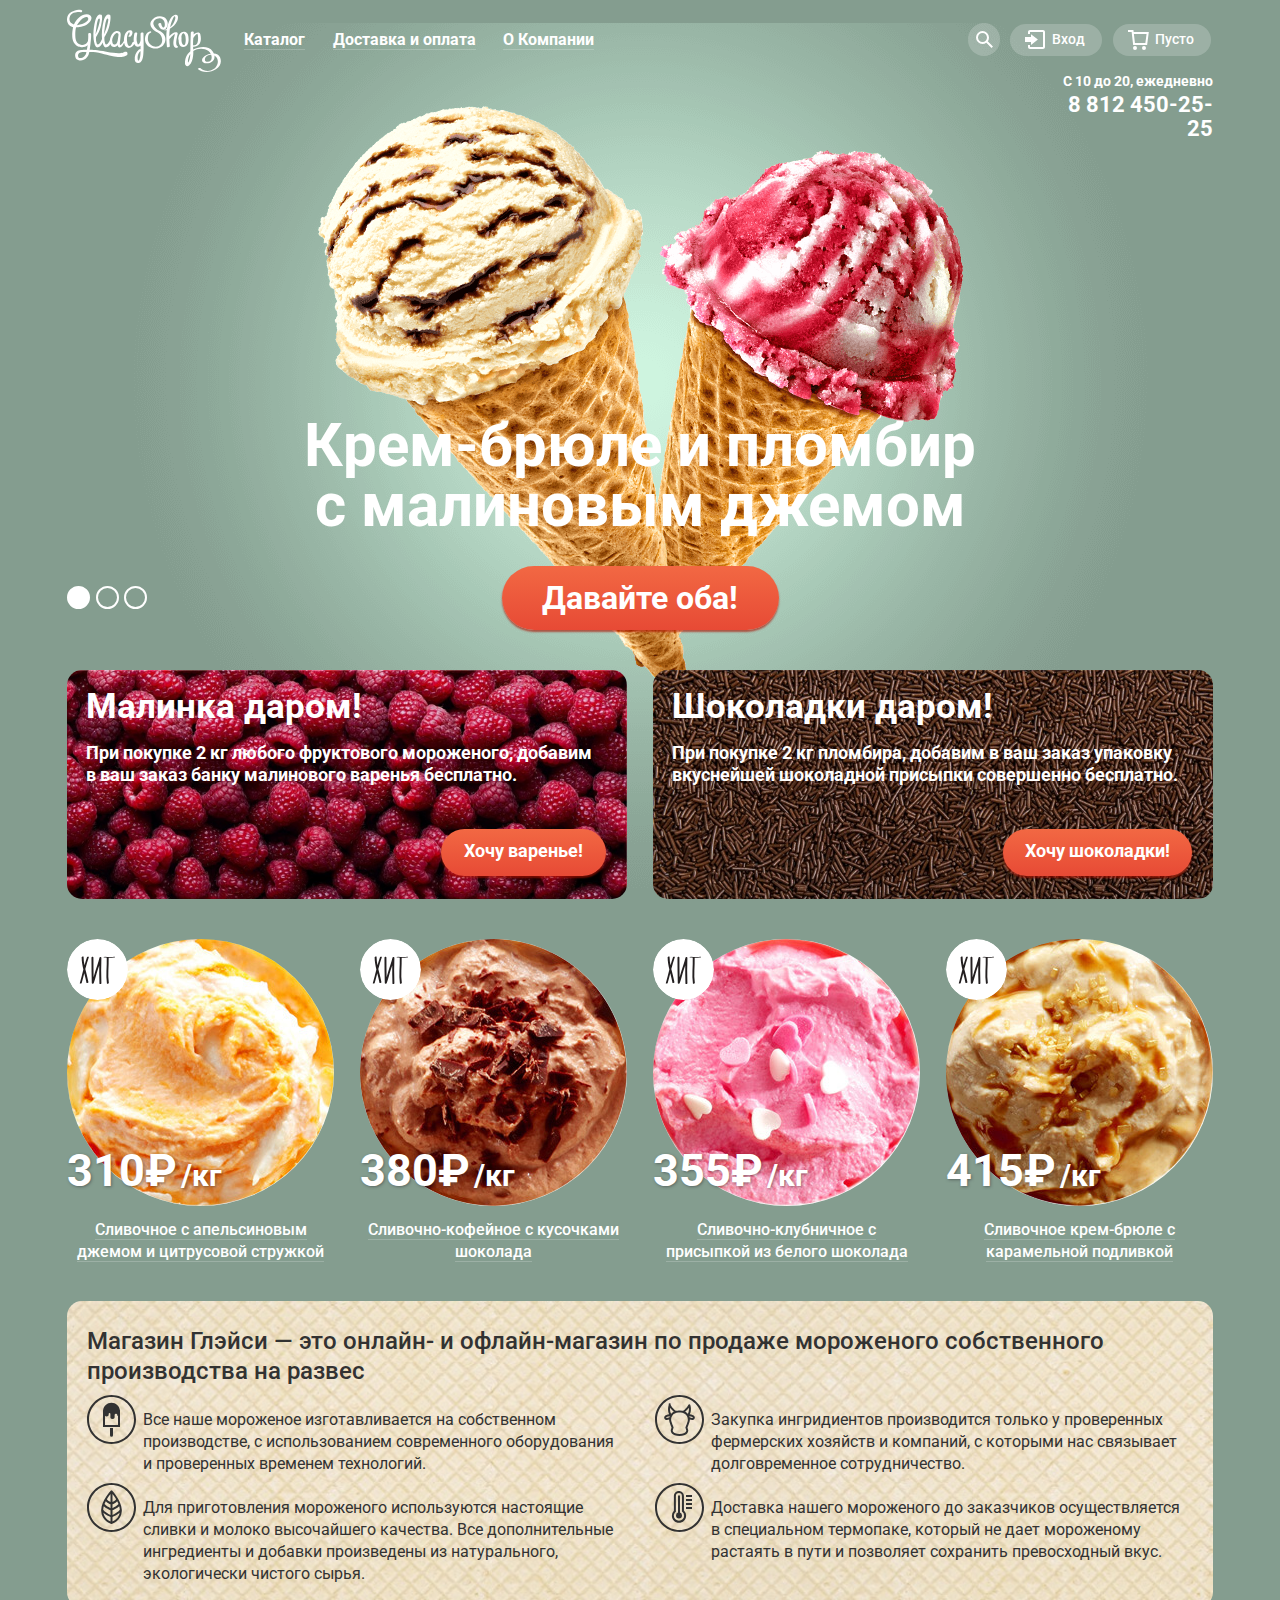
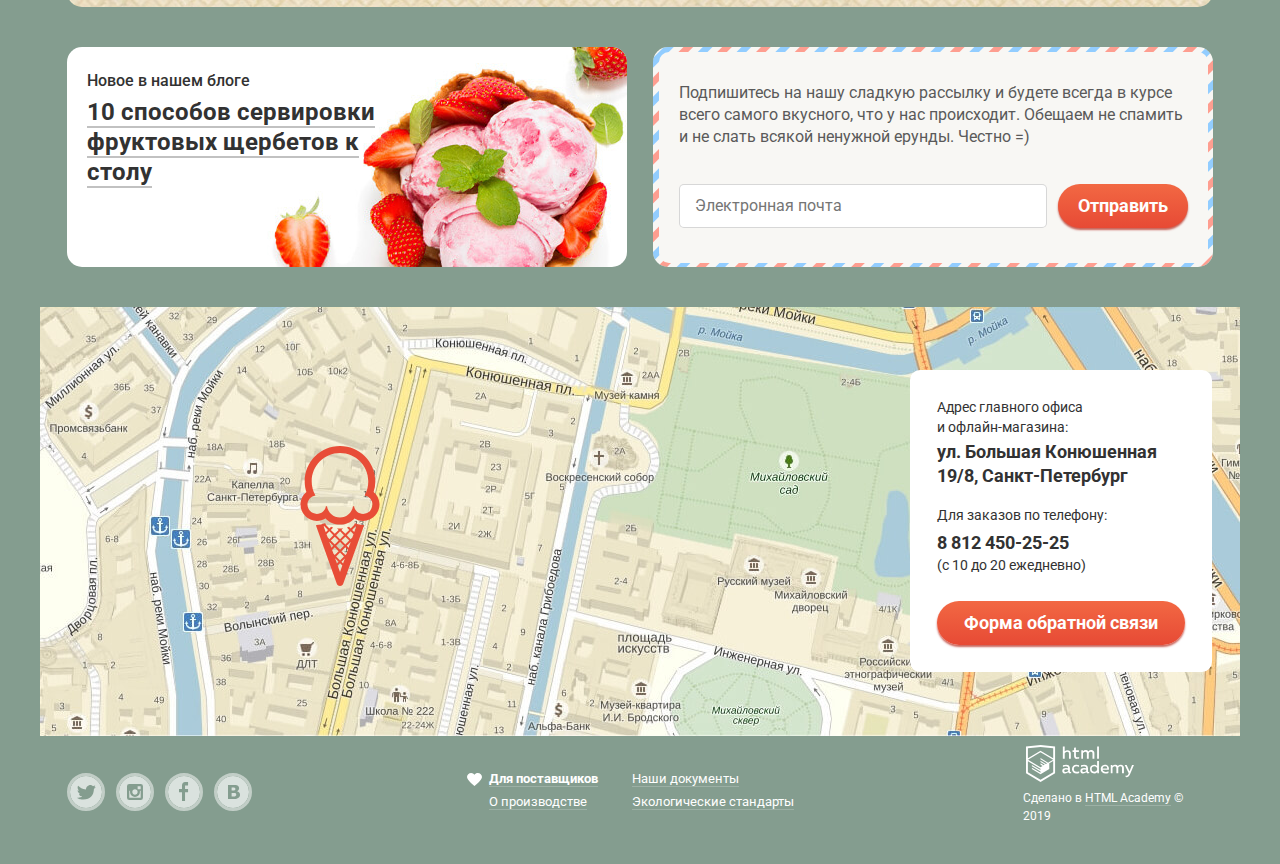
<file: index.html>
<!DOCTYPE html>
<html lang="ru">
  <head>
    <meta charset="utf-8">
    <title>HTML Academy: Глейси</title>
    <link href="https://fonts.googleapis.com/css?family=Roboto:400,500,700&display=swap&subset=cyrillic" rel="stylesheet">
    <link href="css/normalize.css" rel="stylesheet">
    <link href="css/style.min.css" rel="stylesheet">
  </head>

  <body class="slider-background-1">
    <header class="main-header">
      <div class="main-header-wrapper">
        <img src="img/logo.svg" width="154" height="64" alt="Логотип Gllacy Shop">
        <nav class="main-navigation">
          <ul class="site-navigation">
            <li class="site-navigation-item navi-catalog">
              <a href="catalog.html">Каталог</a>
              <ul class="drop-down-menu">
                <li class="new-in-catalog">
                  <a href="#">Новинки</a>
                </li>
                <li>
                  <a href="catalog.html">Сливочное</a>
                </li>
                <li>
                  <a href="#">Щербеты</a>
                </li>
                <li>
                  <a href="#">Фруктовый лед</a>
                </li>
                <li class="last-item-drom-menu">
                  <a href="#">Мелорин</a>
                </li>
              </ul>
            </li>
            <li class="site-navigation-item"><a href="#">Доставка и оплата</a></li>
            <li class="site-navigation-item"><a href="#">О Компании</a></li>
          </ul>
        </nav>

        <div class="user-navigation">
          <a href="search.html" class="search-link">
            <svg xmlns="http://www.w3.org/2000/svg" xmlns:xlink="http://www.w3.org/1999/xlink" width="17" height="17" viewBox="0 0 17 17"><path fill="#fff" d="M16.958 15.527L11.75 10.32A6.455 6.455 0 0 0 13 6.5 6.5 6.5 0 1 0 6.5 13a6.465 6.465 0 0 0 3.839-1.263l5.205 5.204 1.414-1.414zM6.5 11C4.019 11 2 8.981 2 6.5S4.019 2 6.5 2 11 4.019 11 6.5 8.981 11 6.5 11z"/>
            </svg>
            <span class="visually-hidden">Поиск</span>
          </a>
          <section class="modal modal-search">
            <h2 class="visually-hidden">Поиск</h2>
            <label class="visually-hidden" for="search-field">Поле поиска</label>
            <input type="search" name="search-field" placeholder="Что ищем?" id="search-field">
          </section>
          <a href="login.html" class="login-link">
            <svg xmlns="http://www.w3.org/2000/svg" xmlns:xlink="http://www.w3.org/1999/xlink" width="21" height="19" viewBox="0 0 21 19">
              <g fill="#000">
                <path d="M6 14.875L12.917 9.5 6 4.125v2.917H-.042v4.917H6z"/>
                <path d="M18 0H5C3.9 0 3 .9 3 2v2h2V2h13v15H5v-2H3v2c0 1.1.9 2 2 2h13c1.1 0 2-.9 2-2V2c0-1.1-.9-2-2-2z"/>
              </g>
            </svg>
            Вход
          </a>
          <section class="modal modal-login">
            <h2 class="visually-hidden">Форма входа</h2>
            <form class="login-form" action="https://echo.htmlacademy.ru" method="post">
              <p>
                <label class="visually-hidden" for="login-email-field">Электронная почта</label>
                <input type="email" name="login-email-field" placeholder="Электронная почта" id="login-email-field" required>
              </p>
              <p>
                <label class="visually-hidden" for="login-password-field">Пароль</label>
                <input type="password" name="login-password-field" placeholder="Пароль" id="login-password-field" required>
              </p>
              <button class="button" type="submit">Войти</button>
              <p>
                <a href="#">Забыли пароль?</a><br>
                <a href="#">Новая регистрация</a>
              </p>
            </form>
          </section>
          <a href="purchases.html" class="buy-link">
            <svg xmlns="http://www.w3.org/2000/svg" width="21" height="20" viewBox="0 0 21 20">
              <g fill="#FFF">
                <path d="M5.657 2.031L5.422 0H0v2h3.64l1.5 13h13.988l1.699-12.969H5.657zM17.372 13H6.922L5.888 4.031h12.66L17.372 13z"/>
                <circle cx="6.984" cy="18" r="2"/>
                <circle cx="15.984" cy="18" r="2"/>
            </g>
            </svg>
            Пусто
          </a>
        </div>
      </div>

      <div class="contaсt-info">
        <p class="info-time">С 10 до 20, ежедневно</p>
        <p class="info-number">8 812 450-25-25</p>
      </div>
    </header>

    <main class="container">
      <div class="slider">
        <div class="slider-controls">
          <input class="visually-hidden" type="radio" name="slider" id="slide-1" checked>
          <label for="slide-1" class="slider-control"><span class="visually-hidden">Первый слайд</span></label>
          <input class="visually-hidden" type="radio" name="slider" id="slide-2">
          <label for="slide-2" class="slider-control"><span class="visually-hidden">Второй слайд</span></label>
          <input class="visually-hidden" type="radio" name="slider" id="slide-3">
          <label for="slide-3" class="slider-control"><span class="visually-hidden">Третий слайд</span></label>
        </div>
        <ul class="slider-list">
          <li class="slider-item slide-show">
            <img src="img/background-image-1.png" width="1045" height="881" alt="Крем-брюле и пломбир с малиновым джемом">
            <h2>Крем-брюле и пломбир с малиновым джемом</h2>
            <a class="button" href="#">Давайте оба!</a>
          </li>
          <li class="slider-item">
            <img src="img/background-image-2.png" width="1065" height="859" alt="Шоколадный пломбир и лимонный сорбет">
            <h2>Шоколадный пломбир и лимонный сорбет</h2>
            <a class="button" href="#">Давайте оба!</a>
          </li>
          <li class="slider-item">
            <img src="img/background-image-3.png" width="1079" height="854" alt="Пломбир с помадкой и клубничный щербет">
            <h2>Пломбир с помадкой и клубничный щербет</h2>
            <a class="button" href="#">Давайте оба!</a>
          </li>
        </ul>
      </div>

      <h1 class="visually-hidden">Магазин мороженого Gllacy Shop</h1>

      <div class="actions">
        <div class="action raspberry">
          <h2 class="action-title">Малинка даром!</h2>
          <p>При покупке 2 кг любого фруктового мороженого, добавим в ваш заказ банку малинового варенья бесплатно.</p>
          <a href="#" class="button">Хочу варенье!</a>
        </div>
        <div class="action choсolate">
          <h2 class="action-title">Шоколадки даром!</h2>
          <p>При покупке 2 кг пломбира, добавим в ваш заказ упаковку вкуснейшей шоколадной присыпки совершенно бесплатно.</p>
          <a href="#" class="button">Хочу шоколадки!</a>
        </div>
      </div>

      <section class="hits">
        <h2 class="visually-hidden">Хиты продаж</h2>
        <ul class="catalog-list">
          <li class="catalog-item">
            <img src="img/hit.svg" width="61" height="61" alt="Хит">
            <article>
              <img src="img/catalog-item-1.jpg" width="267" height="267" alt="Сливочное с апельсиновым джемом и цитрусовой стружкой">
              <p>
                <span class="price">310&#x20bd;</span>
                <span class="weight">/кг</span>
              </p>
              <h2><a href=#>Сливочное с апельсиновым джемом и цитрусовой стружкой</a></h2>
              <a href="#" class="button">Быстрый просмотр</a>
            </article>
          </li>
          <li class="catalog-item">
            <img src="img/hit.svg" width="61" height="61" alt="Хит">
            <article>
              <img src="img/catalog-item-2.jpg" width="267" height="267" alt="Сливочно-кофейное с кусочками шоколада">
              <p>
                <span class="price">380&#x20bd;</span>
                <span class="weight">/кг</span>
              </p>
              <h2><a href=#>Сливочно-кофейное с кусочками шоколада</a></h2>
              <a href="#" class="button">Быстрый просмотр</a>
            </article>
          </li>
          <li class="catalog-item">
            <img src="img/hit.svg" width="61" height="61" alt="Хит">
            <article>
              <img src="img/catalog-item-3.jpg" width="267" height="267" alt="Сливочно-клубничное с присыпкой из белого шоколада">
              <p>
                <span class="price">355&#x20bd;</span>
                <span class="weight">/кг</span>
              </p>
              <h2><a href=#>Сливочно-клубничное с присыпкой из белого шоколада</a></h2>
              <a href="#" class="button">Быстрый просмотр</a>
            </article>
          </li>
          <li class="catalog-item">
            <img src="img/hit.svg" width="61" height="61" alt="Хит">
            <article>
              <img src="img/catalog-item-4.jpg" width="267" height="267" alt="Сливочное крем-брюле с карамельной подливкой">
              <p>
                <span class="price">415&#x20bd;</span>
                <span class="weight">/кг</span>
              </p>
              <h2><a href=#>Сливочное крем-брюле с карамельной подливкой</a></h2>
              <a href="#" class="button">Быстрый просмотр</a>
            </article>
          </li>
        </ul>
      </section>

      <section class="about-us">
        <h2 class="visually-hidden">О магазине</h2>
        <p class="about-preview">Магазин Глэйси &mdash; это онлайн- и офлайн-магазин по продаже мороженого собственного производства на развес</p>
        <ul class="about-list">
          <li class="about-item">Все наше мороженое изготавливается на собственном производстве, с использованием современного оборудования и проверенных временем технологий.</li>
          <li class="about-item">Закупка ингридиентов производится только у проверенных фермерских хозяйств и компаний, с которыми нас связывает долговременное сотрудничество.</li>
          <li class="about-item">Для приготовления мороженого используются настоящие сливки и молоко высочайшего качества. Все дополнительные ингредиенты и добавки произведены из натурального, экологически чистого сырья.</li>
          <li class="about-item">Доставка нашего мороженого до заказчиков осуществляется в специальном термопаке, который не дает мороженому растаять в пути и позволяет сохранить превосходный вкус.</li>
        </ul>
      </section>

      <div class="news">
        <article class="blog">
          <h2 class="blog-title">Новое в нашем блоге</h2>
          <a href="#" class="blog-info"><span>10 способов сервировки фруктовых щербетов к столу</span></a>
        </article>

        <div class="mailing-wrapper">
          <form class="mailing" action="ihttps://echo.htmlacademy.ru" method="post">
            <p>Подпишитесь на нашу сладкую рассылку и будете всегда в курсе всего самого вкусного, что у нас происходит. Обещаем не спамить и не слать всякой ненужной ерунды. Честно =)</p>
            <label class="visually-hidden" for="email-field">Поле для ввода электронной почты</label>
            <input type="email" name="email-field" id="email-field" placeholder="Электронная почта">
            <button class="button" type="submit">Отправить</button>
          </form>
        </div>
      </div>

      </main>
      <section class="map">
        <iframe src="https://yandex.ru/map-widget/v1/-/CBF9nKAJWA"></iframe>
        <h2 class="visually-hidden">Как заказать</h2>
        <div class="map-contact-info">
          <p class="offline-contacts">
            <span class="offline-address-info">Адрес главного офиса и офлайн-магазина:</span>
            <span class="offline-contacts-address">ул. Большая Конюшенная 19/8, Санкт-Петербург</span>
          </p>
          <p class="online-contacts">Для заказов по телефону:
            <span class="online-contacts-phone">8 812 450-25-25</span>
            <span class="online-contacts-worktime">(с 10 до 20 ежедневно)</span>
          </p>
          <a href="feedback.html" class="button feedback-link">Форма обратной связи</a>
        </div>
      </section>

    <footer class="main-footer">
      <ul class="footer-social">
        <li>
          <a href="#" class="social">
            <span class="visually-hidden">Твиттер</span>
            <svg xmlns="http://www.w3.org/2000/svg" width="32" height="32" viewBox="0 0 32 32"><path fill="#FFF" d="M16 0C7.164 0 0 7.164 0 16c0 8.837 7.164 16 16 16 8.837 0 16-7.163 16-16 0-8.836-7.163-16-16-16zm7.944 12.809c-.251 6.516-3.463 10.832-10.992 10.702h-.486c-.447 0-4.543-.443-5.344-1.823 2.479.19 4.247-.406 5.12-1.136-1.048-.289-2.923-.461-3.251-2.848.384.104.618.221 1.299.113-1.307-.824-2.758-1.519-2.679-3.643.311.317 1.164.518 1.46.457-.768-.233-2.149-3.244-.974-4.781 1.984 1.79 4.075 3.482 7.804 3.643.227-2.214 1.24-3.699 3.168-4.325 1.84-.479 3.255.26 3.901 1.138.737-.224 1.453-.466 2.193-.685-.004.833-.569 1.463-.935 1.709.747.165 1.423-.475 1.423-.475-.184.963-1.094 1.725-1.707 1.954z"/></svg>
          </a>
        </li>
        <li>
          <a href="#" class="social">
            <span class="visually-hidden">Инстаграм</span>
            <svg xmlns="http://www.w3.org/2000/svg" width="32" height="32" viewBox="0 0 32 32"><g fill="#FFF"><path d="M20.916 16a4.938 4.938 0 1 1-9.877 0c0-.394.051-.773.138-1.14h-.897v6.838h11.396V14.86h-.897c.086.367.137.746.137 1.14z"/><path d="M15.978 18.659c1.466 0 2.659-1.193 2.659-2.659s-1.193-2.659-2.659-2.659c-1.466 0-2.659 1.193-2.659 2.659s1.192 2.659 2.659 2.659zM18.637 10.302h3.039v3.039h-3.039z"/><path d="M16 0C7.164 0 0 7.164 0 16c0 8.837 7.164 16 16 16 8.837 0 16-7.163 16-16 0-8.836-7.163-16-16-16zm7.955 21.698a2.285 2.285 0 0 1-2.279 2.279H10.279A2.285 2.285 0 0 1 8 21.698V10.302a2.286 2.286 0 0 1 2.279-2.279h11.396a2.286 2.286 0 0 1 2.279 2.279v11.396z"/></g></svg>
          </a>
        </li>
        <li>
          <a href="#" class="social">
            <span class="visually-hidden">Фейсбук</span>
            <svg xmlns="http://www.w3.org/2000/svg" width="32" height="32" viewBox="0 0 32 32"><path fill="#FFF" d="M16 0C7.164 0 0 7.163 0 16s7.164 16 16 16c8.837 0 16-7.164 16-16S24.837 0 16 0zm4.062 9.455h-3.021v3.444h3.021v3.445h-3.021v8.61H14.02v-8.61H11v-3.445h3.021V9.455c0-1.902 1.353-3.445 3.021-3.445h3.021v3.445z"/></svg>
          </a>
        </li>
        <li>
          <a href="#" class="social">
            <span class="visually-hidden">Вконтакте</span>
            <svg xmlns="http://www.w3.org/2000/svg" width="32" height="32" viewBox="0 0 32 32"><g fill="#FFF"><path d="M16.637 14.495c.402-.019.719-.082.951-.188.326-.145.54-.33.641-.559.101-.229.15-.496.15-.797 0-.232-.058-.465-.174-.697-.116-.232-.322-.405-.617-.517-.264-.1-.592-.155-.984-.165a76.242 76.242 0 0 0-1.652-.014h-.339v2.965h.565c.571 0 1.057-.009 1.459-.028zM18.118 17.084c-.282-.081-.672-.125-1.166-.132a127.97 127.97 0 0 0-1.55-.009h-.79v3.493h.264c1.014 0 1.74-.003 2.18-.009a3.2 3.2 0 0 0 1.212-.245c.377-.157.633-.364.774-.625s.214-.562.214-.9c0-.446-.088-.788-.261-1.03-.17-.241-.464-.423-.877-.543z"/><path d="M16 0C7.164 0 0 7.164 0 16c0 8.837 7.164 16 16 16 8.837 0 16-7.163 16-16 0-8.836-7.163-16-16-16zm6.602 20.531a3.73 3.73 0 0 1-1.124 1.327c-.552.415-1.161.71-1.823.886s-1.501.264-2.519.264h-6.121V8.987h5.443c1.13 0 1.957.038 2.48.113a5.126 5.126 0 0 1 1.561.5c.533.27.929.632 1.189 1.087.26.455.392.975.392 1.558 0 .678-.179 1.278-.536 1.795-.358.518-.863.92-1.517 1.208v.075c.917.182 1.642.559 2.179 1.13.537.571.807 1.325.807 2.261 0 .678-.138 1.283-.411 1.817z"/></g></svg>
          </a>
        </li>
      </ul>
      <ul class="footer-info">
        <li><a href="#"><b>Для поставщиков</b></a></li>
        <li><a href="#">Наши документы</a></li>
        <li><a href="#">О производстве</a></li>
        <li><a href="#">Экологические стандарты</a></li>
      </ul>
      <p class="footer-copyright">
        <a href="https://htmlacademy.ru/intensive/htmlcss" class="footer-logo">
          <img src="img/logo-htmlacademy.svg" width="108" height="39" alt="Логотип HTML Academy">
        </a>
        Сделано в <a href="https://htmlacademy.ru/intensive/htmlcss">HTML Academy</a> &#169; 2019
      </p>
    </footer>


    <section class="modal modal-feedback">
      <h2>Мы обязательно вам ответим!</h2>
      <form class="feedback-form" action="https://echo.htmlacademy.ru" method="post">
        <p>
          <label class="visually-hidden" for="feedback-name-field">Как вас зовут?</label>
          <input type="text" name="feedback-name-field" placeholder="Как вас зовут?" id="feedback-name-field" required>
        </p>
        <p>
          <label class="visually-hidden" for="feedback-email-field">Ваша потча для ответа?</label>
          <input type="email" name="feedback-email-field" placeholder="Ваша почта для ответа?" id="feedback-email-field" required>
        </p>
        <textarea class="feedback-text" name="feedback-text" rows="6" placeholder="Напишите что нибудь..."></textarea>
        <button class="button" type="submit">Отправить</button>
      </form>
      <button class="modal-close" type="button"></button>
    </section>
    <div class="feedback-wrapper">
    </div>

    <script src="js/script.min.js"></script>
  </body>
</html>
</file>
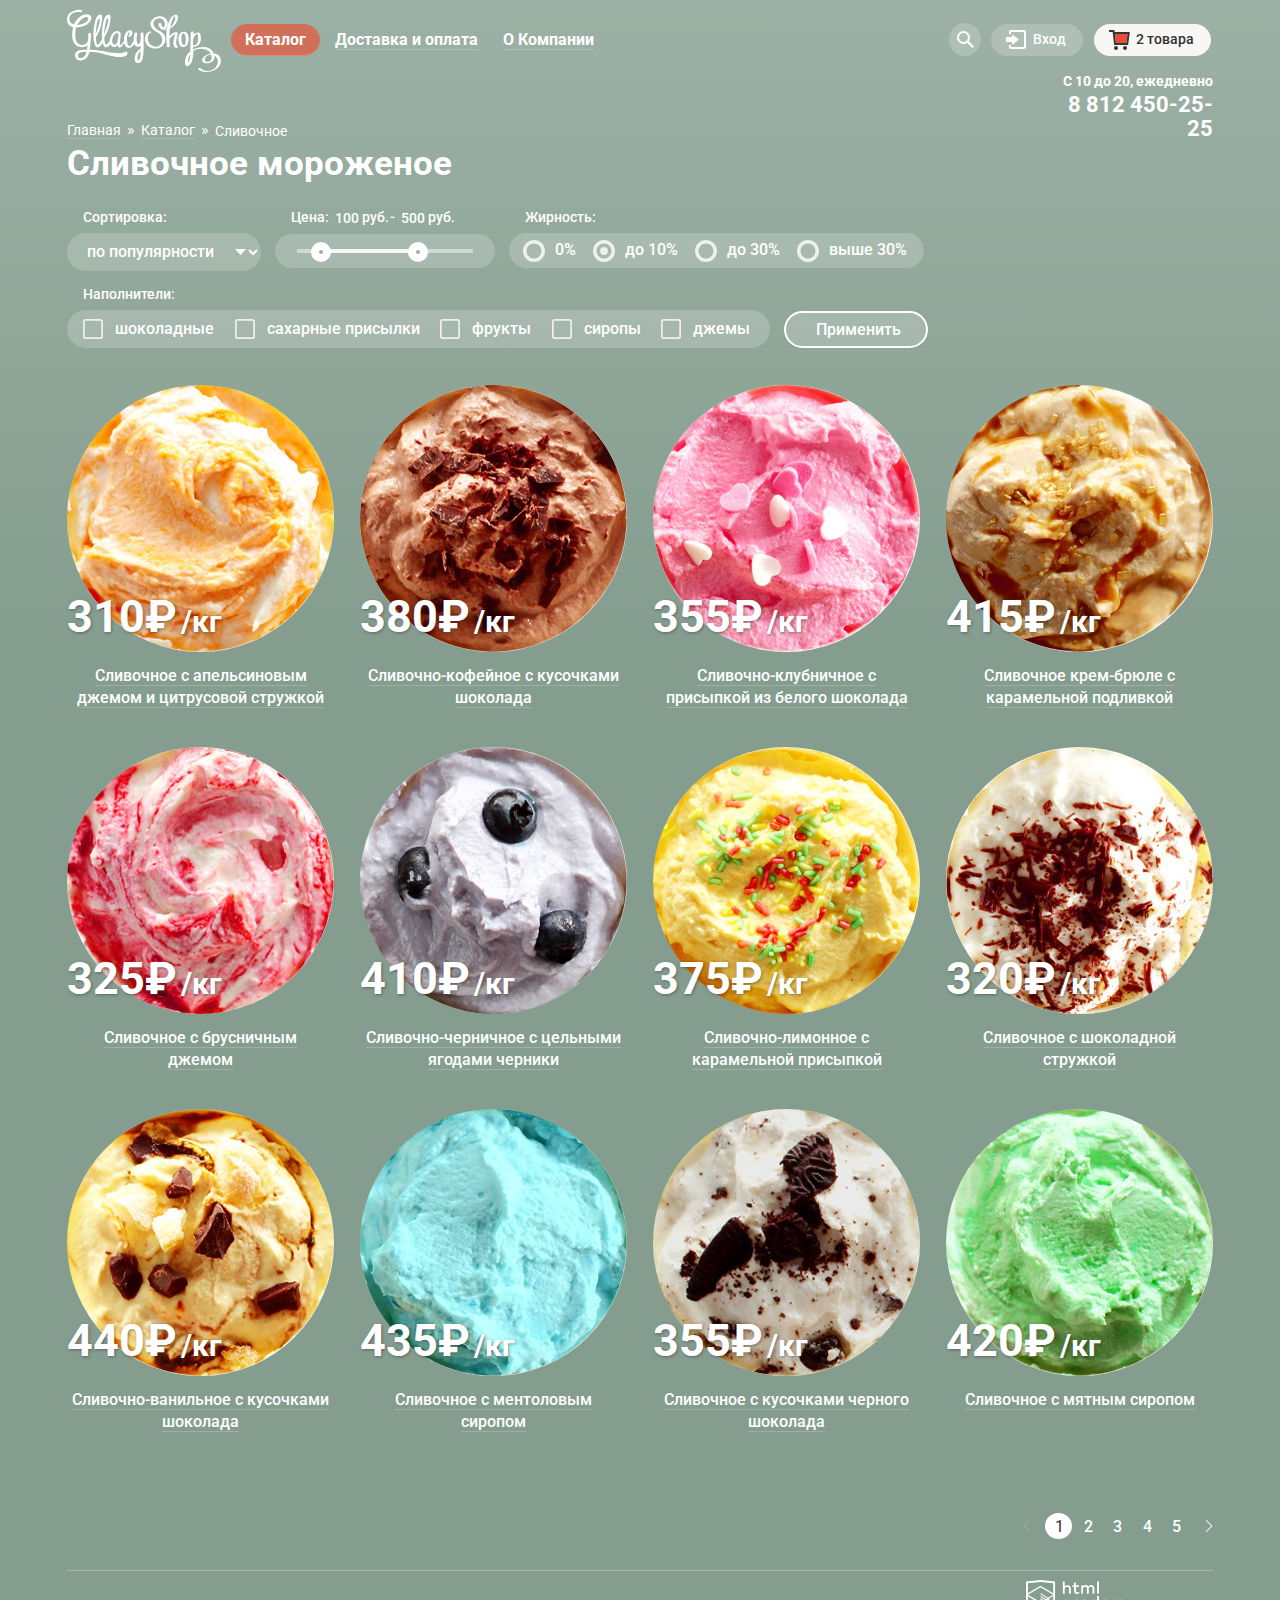
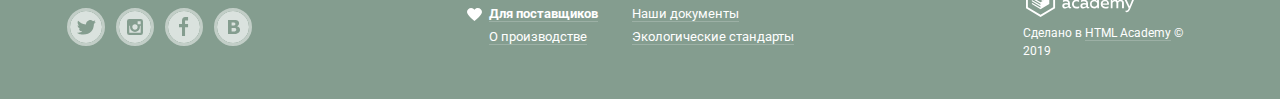
<file: catalog.html>
<!DOCTYPE html>
<html lang="ru">
  <head>
    <meta charset="utf-8">
    <title>HTML Academy: Глейси</title>
    <link href="https://fonts.googleapis.com/css?family=Roboto:400,500,700&display=swap&subset=cyrillic" rel="stylesheet">
    <link href="css/normalize.css" rel="stylesheet">
    <link href="css/style.min.css" rel="stylesheet">
  </head>

  <body class="inner-page">
    <header class="main-header">
      <div class="main-header-wrapper">
        <a href="index.html" class="main-header-logo">
          <img src="img/logo.svg" width="154" height="64" alt="Логотип Gllacy Shop">
        </a>
        <nav class="main-navigation">
          <ul class="site-navigation">
            <li class="site-navigation-item">
              <a class="site-navigation-current navi-catalog" href="catalog.html">Каталог</a>
              <ul class="drop-down-menu">
                <li class="new-in-catalog">
                  <a href="#">Новинки</a>
                </li>
                <li>
                  <a href="catalog.html" class="drop-down-current">Сливочное</a>
                </li>
                <li>
                  <a href="#">Щербеты</a>
                </li>
                <li>
                  <a href="#">Фруктовый лед</a>
                </li>
                <li>
                  <a href="#">Мелорин</a>
                </li>
              </ul>
            </li>
            <li class="site-navigation-item"><a href="#">Доставка и оплата</a></li>
            <li class="site-navigation-item"><a href="#">О Компании</a></li>
          </ul>
        </nav>

        <div class="user-navigation">
          <a href="search.html" class="search-link">
            <svg xmlns="http://www.w3.org/2000/svg" xmlns:xlink="http://www.w3.org/1999/xlink" width="17" height="17" viewBox="0 0 17 17"><path fill="#fff" d="M16.958 15.527L11.75 10.32A6.455 6.455 0 0 0 13 6.5 6.5 6.5 0 1 0 6.5 13a6.465 6.465 0 0 0 3.839-1.263l5.205 5.204 1.414-1.414zM6.5 11C4.019 11 2 8.981 2 6.5S4.019 2 6.5 2 11 4.019 11 6.5 8.981 11 6.5 11z"/>
            </svg>
            <span class="visually-hidden">Поиск</span>
          </a>
          <section class="modal modal-search">
            <h2 class="visually-hidden">Поиск</h2>
            <label class="visually-hidden" for="search-field">Поле поиска</label>
            <input type="search" name="search-field" placeholder="Что ищем?" id="search-field">
          </section>
          <a href="login.html" class="login-link">
            <svg xmlns="http://www.w3.org/2000/svg" xmlns:xlink="http://www.w3.org/1999/xlink" width="21" height="19" viewBox="0 0 21 19">
              <g fill="#000">
                <path d="M6 14.875L12.917 9.5 6 4.125v2.917H-.042v4.917H6z"/>
                <path d="M18 0H5C3.9 0 3 .9 3 2v2h2V2h13v15H5v-2H3v2c0 1.1.9 2 2 2h13c1.1 0 2-.9 2-2V2c0-1.1-.9-2-2-2z"/>
              </g>
            </svg>
            Вход
          </a>
          <section class="modal modal-login">
            <h2 class="visually-hidden">Форма входа</h2>
            <form class="login-form" action="https://echo.htmlacademy.ru" method="post">
              <p>
                <label class="visually-hidden" for="login-email-field">Электронная почта</label>
                <input type="email" name="login-email-field" placeholder="Электронная почта" id="login-email-field">
              </p>
              <p>
                <label class="visually-hidden" for="login-password-field">Пароль</label>
                <input type="password" name="login-password-field" placeholder="Пароль" id="login-password-field">
              </p>
              <button class="button" type="submit">Войти</button>
              <p>
                <a href="#">Забыли пароль?</a><br>
                <a href="#">Новая регистрация</a>
              </p>
            </form>
          </section>
          <a href="purchases.html" class="buy-link-current">
            2 товара
          </a>
          <div class="purchases-wrapper">
            <section class="purchases-section">
              <h2 class="visually-hidden">Список товаров в корзине</h2>
              <table>
                <tr class="ordered-item">
                  <td>
                    <a class="remove-cross" href="#"></a>
                  </td>
                  <td>
                    <img src="img/catalog-item-small-1.jpg" width="33" height="33" alt="Пломбир с апельсиновым джемом">
                  </td>
                  <td>
                    Пломбир с апельсиновым джемом
                  </td>
                  <td>
                    1,5 кг х <span class="grey-text">200 руб.</span>
                  </td>
                  <td>
                    300 руб.
                  </td>
                </tr>
                <tr class="ordered-item">
                  <td>
                    <a class="remove-cross" href="#"></a>
                  </td>
                  <td>
                    <img src="img/catalog-item-small-3.jpg" width="33" height="33" alt="Клубничный пломбир с присыпкой из белого шоколада">
                  </td>
                  <td>
                    Клубничный пломбир с присыпкой из белого шоколада
                  </td>
                  <td>
                    1,5 кг х <span class="grey-text">300 руб.</span>
                  </td>
                  <td>
                    450 руб.
                  </td>
                </tr>
              </table>
              <p class="total-cost">
                Итого 750 руб.
              </p>
              <a class="button" href="#">Оформить заказ</a>
            </section>
          </div>
        </div>
      </div>

      <div class="main-header-info-wrapper">
        <ul class="breadcrumbs">
          <li class="breadcrumbs-item"><a href="index.html">Главная</a>&raquo;</li>
          <li class="breadcrumbs-item"><a href="#">Каталог</a>&raquo;</li>
          <li class="breadcrumbs-current">Сливочное</li>
        </ul>

        <div class="contaсt-info">
          <p class="info-time">С 10 до 20, ежедневно</p>
          <p class="info-number">8 812 450-25-25</p>
        </div>
      </div>
    </header>

    <main class="container">
      <h1 class="page-title">Сливочное мороженое</h1>

      <section class="filter-section">
        <h2 class="visually-hidden">Поиск мороженного по параметрам</h2>
        <form class="filter-form" action="https://echo.htmlacademy.ru" method="post">
          <div class="filter-item">
            <span>Сортировка:</span><br>
            <select class="filter-sort">
              <option>по популярности</option>
              <option>сначала недорогие</option>
              <option>сначала дорогие</option>
              <option>по жирности</option>
            </select>
          </div>
          <div class="filter-item filter-range">
            <span class="price-controls">Цена:
              <label class="min-price">
                <input type="text" name="min-price" value="100">
                 руб.
              </label>
               -
              <label class="max-price">
                <input type="text" name="max-price" value="500">
                 руб.
               </label>
             </span>
            <div class="range-controls">
              <div class="scale">
                <div class="bar"></div>
              </div>
              <div class="range-toggle range-toggle-min">
                <span class="visually-hidden">Минимальная цена</span>
              </div>
              <div class="range-toggle range-toggle-max">
                <span class="visually-hidden">Максимальная цена</span>
              </div>
            </div>
          </div>
          <div class="filter-item">
            <span>Жирность:</span>
            <ul class="filter-fats-list">
              <li class="filter-fat-item">
                <input class="visually-hidden filter-input filter-input-radio" type="radio" name="fat-content" value="0%" id="filter-radio-1">
                <label for="filter-radio-1" class="filter-fat-label">0%</label>
              </li>
              <li class="filter-fat-item">
                <input class="visually-hidden filter-input filter-input-radio" type="radio" name="fat-content" value="<10%" id="filter-radio-2" checked>
                <label for="filter-radio-2" class="filter-fat-label">до 10%</label>
              </li>
              <li class="filter-fat-item">
                <input class="visually-hidden filter-input filter-input-radio" type="radio" name="fat-content" value="<30%" id="filter-radio-3">
                <label for="filter-radio-3" class="filter-fat-label">до 30%</label>
              </li>
              <li class="filter-fat-item">
                <input class="visually-hidden filter-input filter-input-radio" type="radio" name="fat-content" value=">30%" id="filter-radio-4">
                <label for="filter-radio-4" class="filter-fat-label">выше 30%</label>
              </li>
            </ul>
          </div>
          <div class="filter-item">
            <span>Наполнители:</span>
            <ul class="filter-fillers-list">
              <li class="filter-filler-item">
                <input class="visually-hidden filter-input filter-input-checkbox" type="checkbox" name="filler-chocolate" value="chocolate" id="filter-chocolate">
                <label for="filter-chocolate" class="filter-filler-label">шоколадные</label>
              </li>
              <li class="filter-filler-item">
                <input class="visually-hidden filter-input filter-input-checkbox" type="checkbox" name="filler-sugar" value="sugar" id="filter-sugar">
                <label for="filter-sugar" class="filter-filler-label">сахарные присылки</label>
              </li>
              <li class="filter-filler-item">
                <input class="visually-hidden filter-input filter-input-checkbox" type="checkbox" name="filler-fruit" value="fruit" id="filter-fruit">
                <label for="filter-fruit" class="filter-filler-label">фрукты</label>
              </li>
              <li class="filter-filler-item">
                <input class="visually-hidden filter-input filter-input-checkbox" type="checkbox" name="filler-sirup" value="sirup" id="filter-sirup">
                <label for="filter-sirup" class="filter-filler-label">сиропы</label>
              </li>
              <li class="filter-filler-item">
                <input class="visually-hidden filter-input filter-input-checkbox" type="checkbox" name="filler-jam" value="jam" id="filter-jam">
                <label for="filter-jam" class="filter-filler-label">джемы</label>
              </li>
            </ul>
          </div>
          <button class="filter-button" type="submit">Применить</button>
        </form>
      </section>

      <ul class="catalog-list">
        <li class="catalog-item">
          <article>
            <img src="img/catalog-item-1.jpg" width="267" height="267" alt="Сливочное с апельсиновым джемом и цитрусовой стружкой">
            <p>
              <span class="price">310&#x20bd;</span>
              <span class="weight">/кг</span>
            </p>
            <h2><a href=#>Сливочное с апельсиновым джемом и цитрусовой стружкой</a></h2>
            <a href="#" class="button">Быстрый просмотр</a>
          </article>
        </li>
        <li class="catalog-item">
          <article>
            <img src="img/catalog-item-2.jpg" width="267" height="267" alt="Сливочно-кофейное с кусочками шоколада">
            <p>
              <span class="price">380&#x20bd;</span>
              <span class="weight">/кг</span>
            </p>
            <h2><a href=#>Сливочно-кофейное с кусочками шоколада</a></h2>
            <a href="#" class="button">Быстрый просмотр</a>
          </article>
        </li>
        <li class="catalog-item">
          <article>
            <img src="img/catalog-item-3.jpg" width="267" height="267" alt="Сливочно-клубничное с присыпкой из белого шоколада">
            <p>
              <span class="price">355&#x20bd;</span>
              <span class="weight">/кг</span>
            </p>
            <h2><a href=#>Сливочно-клубничное с присыпкой из белого шоколада</a></h2>
            <a href="#" class="button">Быстрый просмотр</a>
          </article>
        </li>
        <li class="catalog-item">
          <article>
            <img src="img/catalog-item-4.jpg" width="267" height="267" alt="Сливочное крем-брюле с карамельной подливкой">
            <p>
              <span class="price">415&#x20bd;</span>
              <span class="weight">/кг</span>
            </p>
            <h2><a href=#>Сливочное крем-брюле с карамельной подливкой</a></h2>
            <a href="#" class="button">Быстрый просмотр</a>
          </article>
        </li>
        <li class="catalog-item">
          <article>
            <img src="img/catalog-item-5.jpg" width="267" height="267" alt="Сливочное с брусничным джемом">
            <p>
              <span class="price">325&#x20bd;</span>
              <span class="weight">/кг</span>
            </p>
            <h2><a href=#>Сливочное с брусничным джемом</a></h2>
            <a href="#" class="button">Быстрый просмотр</a>
          </article>
        </li>
        <li class="catalog-item">
          <article>
            <img src="img/catalog-item-6.jpg" width="267" height="267" alt="Сливочно-черничное с цельными ягодами черники">
            <p>
              <span class="price">410&#x20bd;</span>
              <span class="weight">/кг</span>
            </p>
            <h2><a href=#>Сливочно-черничное с цельными ягодами черники</a></h2>
            <a href="#" class="button">Быстрый просмотр</a>
          </article>
        </li>
        <li class="catalog-item">
          <article>
            <img src="img/catalog-item-7.jpg" width="267" height="267" alt="Сливочно-лимонное с карамельной присыпкой">
            <p>
              <span class="price">375&#x20bd;</span>
              <span class="weight">/кг</span>
            </p>
            <h2><a href=#>Сливочно-лимонное с карамельной присыпкой</a></h2>
            <a href="#" class="button">Быстрый просмотр</a>
          </article>
        </li>
        <li class="catalog-item">
          <article>
            <img src="img/catalog-item-8.jpg" width="267" height="267" alt="Сливочное с шоколадной стружкой">
            <p>
              <span class="price">320&#x20bd;</span>
              <span class="weight">/кг</span>
            </p>
            <h2><a href=#>Сливочное с шоколадной стружкой</a></h2>
            <a href="#" class="button">Быстрый просмотр</a>
          </article>
        </li>
        <li class="catalog-item">
          <article>
            <img src="img/catalog-item-9.jpg" width="267" height="267" alt="Сливочно-ванильное с кусочками шоколада">
            <p>
              <span class="price">440&#x20bd;</span>
              <span class="weight">/кг</span>
            </p>
            <h2><a href=#>Сливочно-ванильное с кусочками шоколада</a></h2>
            <a href="#" class="button">Быстрый просмотр</a>
          </article>
        </li>
        <li class="catalog-item">
          <article>
            <img src="img/catalog-item-10.jpg" width="267" height="267" alt="Сливочное с ментоловым сиропом">
            <p>
              <span class="price">435&#x20bd;</span>
              <span class="weight">/кг</span>
            </p>
            <h2><a href=#>Сливочное с ментоловым сиропом</a></h2>
            <a href="#" class="button">Быстрый просмотр</a>
          </article>
        </li>
        <li class="catalog-item">
          <article>
            <img src="img/catalog-item-11.jpg" width="267" height="267" alt="Сливочное с кусочками черного шоколада">
            <p>
              <span class="price">355&#x20bd;</span>
              <span class="weight">/кг</span>
            </p>
            <h2><a href=#>Сливочное с кусочками черного шоколада</a></h2>
            <a href="#" class="button">Быстрый просмотр</a>
          </article>
        </li>
        <li class="catalog-item">
          <article>
            <img src="img/catalog-item-12.jpg" width="267" height="267" alt="Сливочное с мятным сиропом">
            <p>
              <span class="price">420&#x20bd;</span>
              <span class="weight">/кг</span>
            </p>
            <h2><a href=#>Сливочное с мятным сиропом</a></h2>
            <a href="#" class="button">Быстрый просмотр</a>
          </article>
        </li>
      </ul>
      <div class="paginator-wrapper">
        <a href="#" class="paginator-back">
          <svg xmlns="http://www.w3.org/2000/svg" width="8" height="12" viewBox="0 0 8 12"><path fill="#C1C6CE" d="M7.237 5.642L1.73.132c-.2-.197-.52-.197-.717 0s-.198.52 0 .717L6.163 6l-5.15 5.15c-.2.198-.2.52 0 .717.098.1.228.148.357.148.13 0 .26-.05.358-.148l5.51-5.51c.198-.197.198-.517 0-.715z"/></svg>
          <span class="visually-hidden">
            Назад
          </span>
        </a>
        <ul class="pagination-list">
          <li class="pagination-item-current"><a>1</a></li>
          <li class="pagination-item"><a href="#">2</a></li>
          <li class="pagination-item"><a href="#">3</a></li>
          <li class="pagination-item"><a href="#">4</a></li>
          <li class="pagination-item"><a href="#">5</a></li>
        </ul>
        <a href="#" class="pagination-item paginator-next">
          <svg xmlns="http://www.w3.org/2000/svg" width="8" height="12" viewBox="0 0 8 12"><path fill="#C1C6CE" d="M7.237 5.642L1.73.132c-.2-.197-.52-.197-.717 0s-.198.52 0 .717L6.163 6l-5.15 5.15c-.2.198-.2.52 0 .717.098.1.228.148.357.148.13 0 .26-.05.358-.148l5.51-5.51c.198-.197.198-.517 0-.715z"/></svg>
          <span class="visually-hidden">
            Вперед
          </span>
        </a>
      </div>
    </main>

    <footer class="main-footer">
      <ul class="footer-social">
        <li>
          <a href="#" class="social">
            <span class="visually-hidden">Твиттер</span>
            <svg xmlns="http://www.w3.org/2000/svg" width="32" height="32" viewBox="0 0 32 32"><path fill="#FFF" d="M16 0C7.164 0 0 7.164 0 16c0 8.837 7.164 16 16 16 8.837 0 16-7.163 16-16 0-8.836-7.163-16-16-16zm7.944 12.809c-.251 6.516-3.463 10.832-10.992 10.702h-.486c-.447 0-4.543-.443-5.344-1.823 2.479.19 4.247-.406 5.12-1.136-1.048-.289-2.923-.461-3.251-2.848.384.104.618.221 1.299.113-1.307-.824-2.758-1.519-2.679-3.643.311.317 1.164.518 1.46.457-.768-.233-2.149-3.244-.974-4.781 1.984 1.79 4.075 3.482 7.804 3.643.227-2.214 1.24-3.699 3.168-4.325 1.84-.479 3.255.26 3.901 1.138.737-.224 1.453-.466 2.193-.685-.004.833-.569 1.463-.935 1.709.747.165 1.423-.475 1.423-.475-.184.963-1.094 1.725-1.707 1.954z"/></svg>
          </a>
        </li>
        <li>
          <a href="#" class="social">
            <span class="visually-hidden">Инстаграм</span>
            <svg xmlns="http://www.w3.org/2000/svg" width="32" height="32" viewBox="0 0 32 32"><g fill="#FFF"><path d="M20.916 16a4.938 4.938 0 1 1-9.877 0c0-.394.051-.773.138-1.14h-.897v6.838h11.396V14.86h-.897c.086.367.137.746.137 1.14z"/><path d="M15.978 18.659c1.466 0 2.659-1.193 2.659-2.659s-1.193-2.659-2.659-2.659c-1.466 0-2.659 1.193-2.659 2.659s1.192 2.659 2.659 2.659zM18.637 10.302h3.039v3.039h-3.039z"/><path d="M16 0C7.164 0 0 7.164 0 16c0 8.837 7.164 16 16 16 8.837 0 16-7.163 16-16 0-8.836-7.163-16-16-16zm7.955 21.698a2.285 2.285 0 0 1-2.279 2.279H10.279A2.285 2.285 0 0 1 8 21.698V10.302a2.286 2.286 0 0 1 2.279-2.279h11.396a2.286 2.286 0 0 1 2.279 2.279v11.396z"/></g></svg>
          </a>
        </li>
        <li>
          <a href="#" class="social">
            <span class="visually-hidden">Фейсбук</span>
            <svg xmlns="http://www.w3.org/2000/svg" width="32" height="32" viewBox="0 0 32 32"><path fill="#FFF" d="M16 0C7.164 0 0 7.163 0 16s7.164 16 16 16c8.837 0 16-7.164 16-16S24.837 0 16 0zm4.062 9.455h-3.021v3.444h3.021v3.445h-3.021v8.61H14.02v-8.61H11v-3.445h3.021V9.455c0-1.902 1.353-3.445 3.021-3.445h3.021v3.445z"/></svg>
          </a>
        </li>
        <li>
          <a href="#" class="social">
            <span class="visually-hidden">Вконтакте</span>
            <svg xmlns="http://www.w3.org/2000/svg" width="32" height="32" viewBox="0 0 32 32"><g fill="#FFF"><path d="M16.637 14.495c.402-.019.719-.082.951-.188.326-.145.54-.33.641-.559.101-.229.15-.496.15-.797 0-.232-.058-.465-.174-.697-.116-.232-.322-.405-.617-.517-.264-.1-.592-.155-.984-.165a76.242 76.242 0 0 0-1.652-.014h-.339v2.965h.565c.571 0 1.057-.009 1.459-.028zM18.118 17.084c-.282-.081-.672-.125-1.166-.132a127.97 127.97 0 0 0-1.55-.009h-.79v3.493h.264c1.014 0 1.74-.003 2.18-.009a3.2 3.2 0 0 0 1.212-.245c.377-.157.633-.364.774-.625s.214-.562.214-.9c0-.446-.088-.788-.261-1.03-.17-.241-.464-.423-.877-.543z"/><path d="M16 0C7.164 0 0 7.164 0 16c0 8.837 7.164 16 16 16 8.837 0 16-7.163 16-16 0-8.836-7.163-16-16-16zm6.602 20.531a3.73 3.73 0 0 1-1.124 1.327c-.552.415-1.161.71-1.823.886s-1.501.264-2.519.264h-6.121V8.987h5.443c1.13 0 1.957.038 2.48.113a5.126 5.126 0 0 1 1.561.5c.533.27.929.632 1.189 1.087.26.455.392.975.392 1.558 0 .678-.179 1.278-.536 1.795-.358.518-.863.92-1.517 1.208v.075c.917.182 1.642.559 2.179 1.13.537.571.807 1.325.807 2.261 0 .678-.138 1.283-.411 1.817z"/></g></svg>
          </a>
        </li>
      </ul>
      <ul class="footer-info">
        <li><a href="#"><b>Для поставщиков</b></a></li>
        <li><a href="#">Наши документы</a></li>
        <li><a href="#">О производстве</a></li>
        <li><a href="#">Экологические стандарты</a></li>
      </ul>
      <p class="footer-copyright">
        <a href="https://htmlacademy.ru/intensive/htmlcss" class="footer-logo">
          <img src="img/logo-htmlacademy.svg" width="108" height="39" alt="Логотип HTML Academy">
        </a>
        Сделано в <a href="https://htmlacademy.ru/intensive/htmlcss">HTML Academy</a> &#169; 2019
      </p>
    </footer>

    <script src="js/script.min.js"></script>
  </body>
</html>
</file>
<file: css/style.min.css>
body{margin:0;padding:0;font-family:"Roboto",Arial,sans-serif;font-size:16px;line-height:22px;font-weight:400;color:#323232}.inner-page{background-image:-webkit-gradient(linear,left top,left bottom,from(rgba(255,255,255,.2)),to(rgba(255,255,255,0)));background-image:-webkit-linear-gradient(rgba(255,255,255,.2),rgba(255,255,255,0));background-image:-o-linear-gradient(rgba(255,255,255,.2),rgba(255,255,255,0));background-image:linear-gradient(rgba(255,255,255,.2),rgba(255,255,255,0));background-color:#849d8f;background-position:0 0;background-size:100% 656px;background-repeat:repeat-x}a{color:#fff;text-decoration:none;border-bottom:1px solid rgba(255,255,255,.2)}a:hover,a:focus,a:active{color:#ffbc9e;border-bottom:1px solid rgba(255,188,158,.3);outline:none}.main-header-logo,.main-header-logo:focus,.main-header-logo:hover,.main-header-logo:active{border-bottom:none;font-size:0;line-height:0}.footer-logo:focus,.main-header-logo:focus{outline:2px solid RoyalBlue}.button{padding:10px 20px;font-family:inherit;font-size:18px;line-height:24px;font-weight:700;text-decoration:none;text-align:center;vertical-align:middle;color:#fff;background-image:-webkit-gradient(linear,left bottom,left top,from(#e74a35),to(#f26843));background-image:-webkit-linear-gradient(bottom,#e74a35,#f26843);background-image:-o-linear-gradient(bottom,#e74a35,#f26843);background-image:linear-gradient(to top,#e74a35,#f26843);border:none;border-radius:25px;-webkit-box-shadow:0 2px 2px 0 rgba(172,16,0,.64);box-shadow:0 2px 2px 0 rgba(172,16,0,.64);cursor:pointer}.button:hover,.button:focus{color:#fefefe;-webkit-box-shadow:0 1px 2px 0 #ac1000;box-shadow:0 1px 2px 0 #ac1000;background-image:-webkit-gradient(linear,left top,left bottom,from(rgba(255,255,255,.2)),to(rgba(255,255,255,.2))),-webkit-gradient(linear,left bottom,left top,from(#e74a35),to(#f26843));background-image:-webkit-linear-gradient(top,rgba(255,255,255,.2),rgba(255,255,255,.2)),-webkit-linear-gradient(bottom,#e74a35,#f26843);background-image:-o-linear-gradient(top,rgba(255,255,255,.2),rgba(255,255,255,.2)),-o-linear-gradient(bottom,#e74a35,#f26843);background-image:linear-gradient(to bottom,rgba(255,255,255,.2),rgba(255,255,255,.2)),linear-gradient(to top,#e74a35,#f26843);border:none;outline:none}.button:active{color:#fceeec;-webkit-box-shadow:inset 0 2px 2px 0 #942718;box-shadow:inset 0 2px 2px 0 #942718;background-image:-webkit-gradient(linear,left top,left bottom,from(rgba(0,0,0,.07)),to(rgba(0,0,0,.07))),-webkit-gradient(linear,left top,left bottom,from(#e74a35),to(#f26843));background-image:-webkit-linear-gradient(top,rgba(0,0,0,.07),rgba(0,0,0,.07)),-webkit-linear-gradient(top,#e74a35,#f26843);background-image:-o-linear-gradient(top,rgba(0,0,0,.07),rgba(0,0,0,.07)),-o-linear-gradient(top,#e74a35,#f26843);background-image:linear-gradient(to bottom,rgba(0,0,0,.07),rgba(0,0,0,.07)),linear-gradient(to bottom,#e74a35,#f26843);border:none}.visually-hidden{position:absolute;width:1px;height:1px;margin:-1px;border:0;padding:0;clip:rect(0 0 0 0);overflow:hidden}.main-header{width:1200px;margin:0 auto;padding:6px 27px 0;-webkit-box-sizing:border-box;box-sizing:border-box}.main-header-wrapper{display:-webkit-box;display:-ms-flexbox;display:flex;-webkit-box-align:center;-ms-flex-align:center;align-items:center;margin:0;padding:0}.main-header-wrapper img{margin-top:3px}.user-navigation{display:-webkit-box;display:-ms-flexbox;display:flex;-ms-flex-wrap:wrap;flex-wrap:wrap;position:relative;margin:0;padding:1px;margin-left:auto}.user-navigation a{font-family:inherit;font-size:14px;line-height:16px;font-weight:500;margin-left:10px;vertical-align:middle;border-radius:17px;border-color:transparent}.search-link{position:relative;width:32px;height:32px;background-color:rgba(255,255,255,.2)}.search-link svg{position:absolute;top:8px;left:8px}.login-link svg,.buy-link svg{margin:0;padding:0;position:absolute;top:6px;left:15px}path{fill:#fff}.login-link,.buy-link{position:relative;padding:7px 17px 8px 42px;margin:1px;background-color:rgba(255,255,255,.2)}.buy-link-current{position:relative;padding:7px 17px 7px 42px;margin:1px;background-color:#f8f7f4;color:#323232}.buy-link-current:hover,.buy-link-current:focus{color:#323232}.buy-link-current::before{content:"";background-image:url(../img/basket-red.svg);width:21px;height:20px;position:absolute;top:6px;left:15px}.search-link:hover,.search-link:focus,.login-link:hover,.login-link:focus,.buy-link:hover,.buy-link:focus{background-color:#f8f7f4;color:#323232;border-color:transparent}.search-link:hover path,.search-link:focus path,.login-link:hover path,.login-link:focus path,.buy-link:hover path,.buy-link:focus path,.buy-link:hover circle,.buy-link:focus circle{fill:#323232}.main-navigation{font-size:16px;line-height:18px;font-weight:700}.site-navigation{display:-webkit-box;display:-ms-flexbox;display:flex;-ms-flex-wrap:wrap;flex-wrap:wrap;width:370px;padding:0;margin:0;margin-left:13px;list-style:none;-webkit-box-pack:justify;-ms-flex-pack:justify;justify-content:space-between}.site-navigation-item{position:relative}.site-navigation-item>a{margin:5px 10px}.site-navigation-item>a:hover,.site-navigation-item>a:focus{border-radius:20px;background-color:#f7f6f3;color:#333;border-color:transparent;padding:5px 10px;margin:0;outline:none}.site-navigation-item>a:active{color:#323232;background-color:#ededed;-webkit-box-shadow:inset 0 2px 1px 0 #696969;box-shadow:inset 0 2px 1px 0 #696969;border-color:transparent}.site-navigation-item .site-navigation-current,.site-navigation-item .site-navigation-current:hover,.site-navigation-item .site-navigation-current:focus{border-radius:20px;background-color:#d07058;color:#fff;padding:6px 14px;margin:0;margin-left:-3px}.drop-down-menu{display:none;position:absolute;top:30px;left:-10px;margin:0;padding:0;width:143px;list-style:none;border-radius:5px;-webkit-box-shadow:0 20px 20px 0 rgba(0,0,0,.4);box-shadow:0 20px 20px 0 rgba(0,0,0,.4);background-color:#f8f7f4;overflow:hidden;z-index:3}.drop-down-menu a{display:inline-block;vertical-align:baseline;width:103px;min-height:16px;padding:8px 20px;margin:0;font-size:14px;line-height:16px;font-weight:400;text-decoration:none;color:#323232;background-color:#f8f7f4;border-bottom:0}.last-item-drom-menu a{padding-bottom:13px}.drop-down-menu a:hover,.drop-down-menu a:focus{background-color:#fbded7;color:#323232}.drop-down-menu a:active{background-color:#f6b5a5}.drop-down-menu .drop-down-current,.drop-down-menu .drop-down-current:hover,.drop-down-menu .drop-down-current:focus,.drop-down-menu .drop-down-current:active{color:#fff;background-color:#d07058}a:hover+.drop-down-menu,a:focus+.drop-down-menu,a:active+.drop-down-menu{display:block}.new-in-catalog{position:relative}.new-in-catalog a{font-weight:700;padding:11px 20px}.new-in-catalog::after{content:"";height:1px;width:128px;background-color:rgba(20,20,20,.2);position:absolute;top:38px;left:6px}.main-header-info-wrapper{display:-webkit-box;display:-ms-flexbox;display:flex}.contaсt-info{display:-webkit-box;display:-ms-flexbox;display:flex;-webkit-box-orient:vertical;-webkit-box-direction:normal;-ms-flex-direction:column;flex-direction:column;width:170px;margin-left:auto}.info-time{margin:0;margin-bottom:4px;font-size:14px;line-height:16px;font-weight:700;text-align:right;color:#fff}.info-number{margin:0;font-size:22px;line-height:24px;font-weight:700;text-align:right;color:#fff}.breadcrumbs{display:-webkit-box;display:-ms-flexbox;display:flex;-ms-flex-wrap:wrap;flex-wrap:wrap;-webkit-box-pack:justify;-ms-flex-pack:justify;justify-content:space-between;width:220px;margin:0;margin-top:auto;padding:0;list-style:none}.breadcrumbs a{font-size:14px;line-height:16px;margin-right:6px}.breadcrumbs-item{position:relative;color:#fff}.breadcrumbs-current{position:relative;top:4px;margin:0;padding:0;font-size:14px;line-height:16px;color:#fff}.container{width:1200px;-webkit-box-sizing:border-box;box-sizing:border-box;margin:0 auto;padding:0 27px}.actions{display:-webkit-box;display:-ms-flexbox;display:flex;-ms-flex-wrap:wrap;flex-wrap:wrap;-webkit-box-orient:horizontal;-webkit-box-direction:normal;-ms-flex-direction:row;flex-direction:row;-webkit-box-pack:justify;-ms-flex-pack:justify;justify-content:space-between;padding:0;margin:0}.action{display:-webkit-box;display:-ms-flexbox;display:flex;-webkit-box-orient:vertical;-webkit-box-direction:normal;-ms-flex-direction:column;flex-direction:column;width:560px;min-height:229px;padding:16px 21px 23px 19px;margin:0;margin-bottom:40px;-webkit-box-sizing:border-box;box-sizing:border-box;border-radius:15px;background-repeat:no-repeat;color:#fff}.action h2{font-size:35px;line-height:41px;font-weight:700;margin:0}.action p{width:513px;margin:0;margin-top:15px;font-size:18px;line-height:22px;font-weight:700}.action a{margin:auto 0 0 auto;-webkit-box-sizing:border-box;box-sizing:border-box;padding:10px 21px 13px 20px}.raspberry{background-color:#930039;background-image:url(../img/raspberry.jpg);background-size:cover}.raspberry a{width:165px}.choсolate{background-color:#411900;background-image:url(../img/choсolate.jpg);background-size:cover}.choсolate a{width:189px}.page-title{margin:2px 0 10px;padding:0;font-size:35px;line-height:41px;font-weight:700;color:#fff}.slider-background-1{background-color:#849d8f}.slider-background-2{background-color:#8996a6}.slider-background-3{background-color:#9d8b84}.slider-list{margin:0;padding:0;list-style:none}.slider-list li{display:none;-webkit-box-orient:vertical;-webkit-box-direction:normal;-ms-flex-direction:column;flex-direction:column;-webkit-box-pack:end;-ms-flex-pack:end;justify-content:flex-end;position:relative;min-height:515px}.slider-list .slide-show{display:-webkit-box;display:-ms-flexbox;display:flex}.slider-item img{position:absolute;top:-118px;z-index:-1}.slider-item:first-child img{left:51px}.slider-item:nth-child(2) img{left:41px}.slider-item:last-child img{left:34px}.slider-list h2{width:675px;margin:275px auto 0;font-size:60px;line-height:60px;font-weight:700;text-align:center;color:#fff}.slider-list a{margin:30px auto 40px;padding:10px 35px;width:207px;font-size:32px;line-height:44px;font-weight:700;border-radius:35px}.slider{position:relative}.slider-controls{width:80px;display:-webkit-box;display:-ms-flexbox;display:flex;-webkit-box-pack:justify;-ms-flex-pack:justify;justify-content:space-between;position:absolute;bottom:61px;z-index:2}.slider-controls label{display:block;width:19px;height:19px;background-color:transparent;border:2px solid #fff;border-radius:50%;cursor:pointer}.slider-controls input:checked+label{background-color:#fff}.slider-controls input:hover+label,.slider-controls input:focus+label{background-color:rgba(248,247,244,.4)}.slider-controls input:active+label{background-color:#fff}.filter-form{display:-webkit-box;display:-ms-flexbox;display:flex;-ms-flex-wrap:wrap;flex-wrap:wrap;-webkit-box-orient:horizontal;-webkit-box-direction:normal;-ms-flex-direction:row;flex-direction:row;width:900px;margin-bottom:37px}.filter-item ul{margin:0;margin-top:5px;list-style:none}.filter-item li{font-size:16px;line-height:18px;font-weight:500;color:#fff}.filter-item span{margin:0;margin-left:16px;padding:0;font-size:14px;line-height:16px;font-weight:500;color:#fff}.filter-item{margin-top:12px;margin-right:14px}.filter-sort{width:194px;padding:8px 0 9px 16px;margin:0;margin-top:5px;-webkit-box-sizing:border-box;box-sizing:border-box;font-family:"Roboto",Arial,sans-serif;font-size:16px;line-height:18px;font-weight:500;color:#fff;-moz-appearance:none;appearance:none;-webkit-appearance:button;border:none;border-radius:20px;background-color:rgba(248,247,244,.2);background-image:url(../img/select-arrow.svg);background-position:168px 14px;background-size:11px 10px;background-repeat:no-repeat}.filter-sort:hover,.filter-sort:focus{color:#323232;background-color:#fff;background-image:url(../img/icon-down-dir.svg);background-size:11px 10px}select::-ms-expand{display:none}.filter-sort option{font-size:14px;line-height:16px;font-weight:400;color:#323232}.filter-range{width:220px}.price-controls label{position:relative;display:inline-block;vertical-align:baseline;cursor:pointer}.price-controls .min-price,.price-controls .max-price{width:25px;padding-left:30px}.price-controls input{position:absolute;left:-5px;width:30px;margin:0;background:none;border:none;color:inherit;font:inherit;text-align:right;outline:none}.range-controls{position:relative;padding:15px 22px 15px;margin-top:6px;background-color:rgba(255,255,255,.2);border-radius:20px}.range-controls .scale{height:4px;background-color:rgba(248,247,244,.5)}.range-controls .bar{width:107px;margin-left:16px;height:4px;background-color:#f8f7f4}.range-toggle{position:absolute;top:8px;width:20px;height:20px;background-image:url(../img/filter-button.svg)}.range-toggle-min{left:36px}.range-toggle-max{left:133px}.range-toggle:hover{-webkit-transform:scale(1.1);-ms-transform:scale(1.1);transform:scale(1.1);cursor:pointer}.filter-fats-list{display:-webkit-box;display:-ms-flexbox;display:flex;-ms-flex-wrap:wrap;flex-wrap:wrap;-webkit-box-pack:justify;-ms-flex-pack:justify;justify-content:space-between;width:415px;padding:8px 17px 9px 46px;border-radius:20px;background-color:rgba(255,255,255,.2);-webkit-box-sizing:border-box;box-sizing:border-box}.filter-fat-label{position:relative;cursor:pointer}.filter-fat-label::before{content:"";position:absolute;background-image:url(../img/radio-off.svg);width:22px;height:22px;background-size:22px 22px;top:0;left:-32px;opacity:.8}.filter-fat-item input:checked+label::before{background-image:url(../img/radio-on.svg);opacity:.8}.filter-fillers-list{display:-webkit-box;display:-ms-flexbox;display:flex;-ms-flex-wrap:wrap;flex-wrap:wrap;-webkit-box-pack:justify;-ms-flex-pack:justify;justify-content:space-between;width:703px;padding:10px 20px 10px 48px;border-radius:20px;background-color:rgba(255,255,255,.2);-webkit-box-sizing:border-box;box-sizing:border-box}.filter-filler-label{position:relative;cursor:pointer}.filter-filler-label::before{content:"";position:absolute;background-image:url(../img/checkbox-off.svg);background-repeat:no-repeat;width:20px;height:20px;background-size:20px 20px;top:0;left:-32px;opacity:.8}.filter-filler-item input:checked+label::before{background-image:url(../img/checkbox-on.svg);width:24px;background-size:24px 20px;opacity:.8}.filter-fat-item input:hover+label::before,.filter-fat-item input:focus+label::before,.filter-filler-item input:hover+label::before,.filter-filler-item input:focus+label::before,.filter-fat-item input:checked:hover+label::before,.filter-fat-item input:checked:focus+label::before,.filter-filler-item input:checked:hover+label::before,.filter-filler-item input:checked:focus+label::before{opacity:1}.filter-fat-item input[disabled]+label::before,.filter-fat-item input[disabled]:checked+label::before,.filter-filler-item input[disabled]+label::before,.filter-filler-item input[disabled]:checked+label::before{opacity:.4}.filter-button{-ms-flex-item-align:end;align-self:flex-end;width:144px;min-height:37px;padding:7px 30px;-webkit-box-sizing:border-box;box-sizing:border-box;font-size:16px;line-height:18px;font-weight:500;color:#fff;background-color:rgba(255,255,255,.2);border:2px solid #fff;border-radius:20px;cursor:pointer}.filter-button:hover,.filter-button:focus{color:#323232;background-color:#fff;border:none;outline:none}.filter-button:active{background-color:#ededed;-webkit-box-shadow:inset 0 2px 1px 0 #696969;box-shadow:inset 0 2px 1px 0 #696969;border-color:transparent}.hits{padding:0;margin:0}.catalog-list{display:-webkit-box;display:-ms-flexbox;display:flex;-webkit-box-pack:justify;-ms-flex-pack:justify;justify-content:space-between;-webkit-box-orient:horizontal;-webkit-box-direction:normal;-ms-flex-direction:row;flex-direction:row;-ms-flex-wrap:wrap;flex-wrap:wrap;margin:0;padding:0;list-style:none}.catalog-item{position:relative;width:267px;margin:0;margin-bottom:38px;padding:0}.catalog-item:hover{z-index:2}.catalog-item>img{position:absolute}.catalog-item p{position:absolute;top:209px;margin:0;padding:0}.catalog-item span{margin:0;padding:0;line-height:45px;font-weight:700;color:#fff;text-shadow:.5px .9px 3px rgba(49,50,53,.5)}.catalog-item img{border-radius:50%}.price{font-size:45px}.weight{font-size:30px}.catalog-item h2{width:257px;margin:7px auto 0 auto;padding:0;font-size:16px;line-height:22px;font-weight:500;color:#fff;text-align:center}.catalog-item:hover::after{content:"";display:block;position:absolute;top:-6px;left:-13px;width:293px;min-height:405px;background-color:rgba(248,247,244,.2);-webkit-box-shadow:0 20px 20px 0 rgba(0,0,0,.4);box-shadow:0 20px 20px 0 rgba(0,0,0,.4);border-radius:5px;z-index:-1}.catalog-item .button{display:none;position:absolute;bottom:-60px;left:33px;z-index:3}.catalog-item:hover .catalog-item::after,.catalog-item:hover .button{display:block}.catalog-item:hover article{z-index:3}.about-us{display:-webkit-box;display:-ms-flexbox;display:flex;-webkit-box-orient:vertical;-webkit-box-direction:normal;-ms-flex-direction:column;flex-direction:column;padding:0;margin:0;margin-bottom:40px;background-color:#F2E8C9;background-image:url(../img/wafer.jpg);background-size:cover;background-position:0 0;background-repeat:repeat;border-radius:15px}.about-preview{margin:25px 20px 23px;font-size:24px;line-height:30px;font-weight:500}.about-list{margin:0 22px 0 76px;padding:0;display:-webkit-box;display:-ms-flexbox;display:flex;-webkit-box-pack:justify;-ms-flex-pack:justify;justify-content:space-between;-ms-flex-wrap:wrap;flex-wrap:wrap;list-style:none}.about-item{position:relative;margin:0;margin-bottom:22px;width:480px;font-size:16px;line-height:22px}.about-item::before{content:"";position:absolute;top:-14px;left:-56px;width:49px;height:49px}.about-item:first-child::before{background-image:url(../img/ice-cream.svg)}.about-item:nth-child(2)::before{background-image:url(../img/cow.svg)}.about-item:nth-child(3)::before{background-image:url(../img/eco.svg)}.about-item:last-child::before{background-image:url(../img/thermometer.svg)}.news{display:-webkit-box;display:-ms-flexbox;display:flex;-ms-flex-wrap:wrap;flex-wrap:wrap;-webkit-box-pack:justify;-ms-flex-pack:justify;justify-content:space-between}.blog{width:560px;min-height:220px;display:-webkit-box;display:-ms-flexbox;display:flex;-webkit-box-orient:vertical;-webkit-box-direction:normal;-ms-flex-direction:column;flex-direction:column;background-color:#fff;background-image:url(../img/strawberry.jpg);background-size:cover;background-position:0 0;background-repeat:no-repeat;border-radius:15px;margin-bottom:40px}.blog-title{margin:23px auto 5px 20px;font-size:16px;line-height:22px;font-weight:500}.blog-info{width:290px;margin:0 auto auto 20px;padding:0;border:none}.blog-info:hover,.blog-info:focus,.blog-info:active{border:none}.blog-info span{font-size:24px;line-height:30px;font-weight:700;color:#323232;border-bottom:2px solid rgba(50,50,50,.3)}.blog-info:hover span,.blog-info:focus span,.blog-info:active span{color:#e84d37;border-bottom:2px solid rgba(232,77,55,.3)}.mailing-wrapper{display:-webkit-box;display:-ms-flexbox;display:flex;width:560px;min-height:220px;margin-bottom:40px;background-color:#f8f7f4;background-image:url(../img/bg-post.svg);background-size:cover;border-radius:15px}.mailing{display:-webkit-box;display:-ms-flexbox;display:flex;-ms-flex-wrap:wrap;flex-wrap:wrap;-webkit-box-pack:justify;-ms-flex-pack:justify;justify-content:space-between;margin:auto;padding:30px 20px 35px;-webkit-box-sizing:border-box;box-sizing:border-box;width:549px;height:211px;background-color:#f8f7f4;border-radius:10px}.mailing p{margin:0;padding:0;width:510px;font-size:16px;line-height:22px;color:#5a5a5a}.mailing input{width:368px;height:44px;margin:auto auto 0 0;padding:0;padding-left:15px;vertical-align:middle;-webkit-box-sizing:border-box;box-sizing:border-box;font:inherit;font-size:16px;line-height:24px;font-weight:700;color:#323232;background-color:#fff;border:1px solid rgba(178,178,178,.52);border-radius:5px}.mailing input:hover{padding-left:14px;border:2px solid rgba(154,154,154,.52);-webkit-box-sizing:border-box;box-sizing:border-box}.mailing input:focus{padding-left:14px;border:2px solid rgba(46,136,228,.52);-webkit-box-sizing:border-box;box-sizing:border-box;outline:none}.mailing input::-webkit-input-placeholder{font-weight:400;color:#9999999}.mailing input:-ms-input-placeholder{font-weight:400;color:#9999999}.mailing input::-ms-input-placeholder{font-weight:400;color:#9999999}.mailing input::placeholder{font-weight:400;color:#9999999}.mailing button{margin:auto 0 0 auto;height:44px}.map{position:relative;display:-webkit-box;display:-ms-flexbox;display:flex;-webkit-box-pack:end;-ms-flex-pack:end;justify-content:flex-end;-webkit-box-align:center;-ms-flex-align:center;align-items:center;width:100%;min-height:430px;background-image:url(../img/pin.svg),url(../img/map.jpg);background-position:calc(50% - 300px) 139px,center 0;background-repeat:no-repeat}.map iframe{position:absolute;left:0;width:100%;height:100%;position:absolute;border:none;z-index:2}.map-contact-info{position:absolute;left:50%;top:0;display:-webkit-box;display:-ms-flexbox;display:flex;-webkit-box-orient:vertical;-webkit-box-direction:normal;-ms-flex-direction:column;flex-direction:column;width:302px;margin:63px 0 0 270px;padding:27px 27px;-webkit-box-sizing:border-box;box-sizing:border-box;background-color:#fff;border-radius:10px;z-index:3;vertical-align:center}.offline-contacts{margin:0}.offline-address-info{display:block;width:150px;font-size:14px;line-height:20px;font-weight:400;margin-bottom:3px}.offline-contacts-address{display:block;font-size:18px;line-height:24px;font-weight:700;margin-bottom:17px}.online-contacts{margin:0;font-size:14px;line-height:20px}.online-contacts-phone{display:block;margin-top:7px;font-size:18px;line-height:22px;font-weight:700}.online-contacts-worktime{display:block;font-size:14px;line-height:22px}.map-contact-info .button{margin-top:25px}.map-contact-info .button,.mailing .button{color:#fefefe}.paginator-wrapper{display:flex;display:-webkit-box;display:-ms-flexbox;width:190px;margin:45px 0 34px auto;padding:0}.paginator-wrapper a{text-decoration:none;border-color:transparent}.pagination-list{display:-webkit-box;display:-ms-flexbox;display:flex;-webkit-box-pack:justify;-ms-flex-pack:justify;justify-content:space-between;width:145px;list-style:none;padding:0;margin:0}.pagination-item a{margin:4px 9px 3px 8px;font-size:16px;line-height:18px;font-weight:500;color:#fff;border-color:transparent}.pagination-item a:hover,.pagination-item a:focus{margin:0;padding:4px 9px 3px 8px;border-radius:50%;background-color:rgba(255,255,255,.2)}.pagination-item a:active{padding:4px 9px 3px 8px;border-radius:50%;background-color:#fff;color:#000;border-color:transparent}.pagination-item-current a,.pagination-item-current a:hover,.pagination-item-current a:focus{margin:0;padding:4px 8px 2px 10px;border-radius:50%;background-color:#fff;color:#323232;border-color:transparent}.pagination-item-current a:active{color:#fff;background-color:none}.paginator-next{padding-left:15px}.paginator-next:active path{fill:#000}.paginator-back svg{-webkit-transform:rotate(180deg);-ms-transform:rotate(180deg);transform:rotate(180deg);margin-right:14px}.paginator-back path{fill:rgba(255,255,255,.2)}.main-footer{position:relative;display:-webkit-box;display:-ms-flexbox;display:flex;width:1200px;margin:0 auto;padding:0 27px;-webkit-box-sizing:border-box;box-sizing:border-box;-webkit-box-align:center;-ms-flex-align:center;align-items:center}.footer-social{display:-webkit-box;display:-ms-flexbox;display:flex;-ms-flex-wrap:wrap;flex-wrap:wrap;width:200px;padding:36px 0 36px;margin:0;list-style:none}.footer-social li{margin:0 11px 11px 0}.social,.social:hover,.social:focus,.social:active{border-bottom:none}.social svg{width:32px;height:32px;border:3px solid rgba(255,255,255,.5);border-radius:50%}.social path{fill:rgba(255,255,255,.7)}.social:hover svg,.social:focus svg,.social:active svg{border-color:rgba(255,255,255,.7)}.social:hover path,.social:focus path{fill:#fff}.social:active path{fill:#e9e9e9}.footer-info{display:-webkit-box;display:-ms-flexbox;display:flex;-ms-flex-wrap:wrap;flex-wrap:wrap;width:350px;margin:13px 0 29px 222px;padding:0;list-style:none;font-size:13px;line-height:18px}.footer-info li{min-width:143px;padding-bottom:5px}.footer-info li:nth-child(4n){min-width:165px}.footer-info li:first-child{position:relative}.footer-info li:first-child::before{content:"";position:absolute;left:-22px;top:3px;width:15px;height:13px;background-image:url(../img/heart.svg)}.footer-copyright{width:190px;margin:0 0 33px auto;font-size:12px;line-height:18px;color:#fefefe}.footer-logo,.footer-logo:hover,.footer-logo:focus,.footer-logo:active{margin-left:3px;display:block;border-color:transparent}.main-footer::before{content:"";position:absolute;top:-3px;height:1px;width:1146px;border-bottom:1px solid rgba(255,255,255,.3)}@-webkit-keyframes appearance{0%{opacity:0;-webkit-transform:scale(.7);transform:scale(.7)}70%{opacity:1;-webkit-transform:scale(1.2);transform:scale(1.2)}100%{opacity:1;-webkit-transform:scale(1);transform:scale(1)}}@keyframes appearance{0%{opacity:0;-webkit-transform:scale(.7);transform:scale(.7)}70%{opacity:1;-webkit-transform:scale(1.2);transform:scale(1.2)}100%{opacity:1;-webkit-transform:scale(1);transform:scale(1)}}@-webkit-keyframes error{0%,100%{background-color:rgba(0,0,0,.3)}50%{background-color:rgba(255,0,0,.5)}}@keyframes error{0%,100%{background-color:rgba(0,0,0,.3)}50%{background-color:rgba(255,0,0,.5)}}.modal{display:block;position:absolute;-webkit-box-sizing:border-box;box-sizing:border-box;background-color:#f8f7f4;-webkit-box-shadow:0 20px 20px 0 rgba(0,0,0,.4);box-shadow:0 20px 20px 0 rgba(0,0,0,.4);border-radius:5px}.modal-search{display:none;position:absolute;top:37px;right:211px;width:341px;padding:20px 15px}.modal input,.feedback-text{height:44px;margin:0;padding:0;padding-left:15px;vertical-align:middle;-webkit-box-sizing:border-box;box-sizing:border-box;font:inherit;font-size:14px;line-height:24px;font-weight:400;color:#999;background-color:#fff;border:1px solid rgba(178,178,178,.52);border-radius:5px}.modal-search input{width:100%}.modal-login p{margin:0;padding:0}.modal-login{display:none;position:absolute;width:277px;top:37px;right:107px;padding:20px 18px;z-index:2}.login-form{display:-webkit-box;display:-ms-flexbox;display:flex;-ms-flex-wrap:wrap;flex-wrap:wrap;-webkit-box-pack:justify;-ms-flex-pack:justify;justify-content:space-between}.modal-login input{width:241px;margin-bottom:20px}.modal-feedback input{width:267px}.feedback-wrapper{display:none;width:100%;height:100%;position:fixed;top:0;background-color:rgba(0,0,0,.3);z-index:10}.modal-feedback{display:none;margin-left:-239px;margin-top:-222px;top:50%;left:50%;position:fixed;width:478px;min-height:443px;padding:20px 25px;z-index:11}.feedback-form{display:-webkit-box;display:-ms-flexbox;display:flex;-ms-flex-wrap:wrap;flex-wrap:wrap;-webkit-box-orient:vertical;-webkit-box-direction:normal;-ms-flex-direction:column;flex-direction:column}.modal-close{display:block;position:absolute;padding:0;top:16px;right:17px;width:18px;height:17px;background-image:url(../img/cross-big.svg);background-size:18px 17px;background-position:0 0;background-repeat:no-repeat;border:none;background-color:transparent;cursor:pointer}.modal-feedback h2{margin:0;margin-bottom:22px}.modal-feedback p{margin:0;margin-bottom:20px}.feedback-text{width:428px;min-height:155px;margin:0;padding-top:10px}.modal-feedback .button{-ms-flex-item-align:end;align-self:flex-end;margin:25px 0 10px auto}.modal-login input:hover,.modal-search input:hover,.modal-feedback input:hover,.feedback-text:hover{padding-left:14px;border:2px solid rgba(154,154,154,.52);-webkit-box-sizing:border-box;box-sizing:border-box}.modal-login input:focus,.modal-search input:focus,.modal-feedback input:focus,.feedback-text:focus{padding-left:14px;border:2px solid rgba(46,136,228,.52);-webkit-box-sizing:border-box;box-sizing:border-box;outline:none;color:#323232;font-weight:700}.feedback-text:hover,.feedback-text:focus{padding-top:9px}.modal-login input::-webkit-input-placeholder,.modal-search input::-webkit-input-placeholder,.modal-feedback input::-webkit-input-placeholder,.feedback-text::-webkit-input-placeholder{font-weight:400;color:#9999999}.modal-login input:-ms-input-placeholder,.modal-search input:-ms-input-placeholder,.modal-feedback input:-ms-input-placeholder,.feedback-text:-ms-input-placeholder{font-weight:400;color:#9999999}.modal-login input::-ms-input-placeholder,.modal-search input::-ms-input-placeholder,.modal-feedback input::-ms-input-placeholder,.feedback-text::-ms-input-placeholder{font-weight:400;color:#9999999}.modal-login input::placeholder,.modal-search input::placeholder,.modal-feedback input::placeholder,.feedback-text::placeholder{font-weight:400;color:#9999999}.modal-login a{font-size:13px;line-height:24px;font-weight:400;color:#323232;border-bottom:1px solid rgba(50,50,50,.3)}.modal-login a:hover,.modal-login a:focus,.modal-login a:active{color:#e84d37;border-bottom:2px solid rgba(232,77,55,.3)}.modal-login .button{width:100px;-webkit-box-sizing:border-box;box-sizing:border-box;-webkit-box-shadow:0 1px 2px 0 #ac1000;box-shadow:0 1px 2px 0 #ac1000}.search-link:hover+.modal-search,.search-link:focus+.modal-search,.search-link:active+.modal-search,.login-link:hover+.modal-login,.login-link:focus+.modal-login,.login-link:active+.modal-login{display:block}.purchases-wrapper{display:none}.purchases-section{display:-webkit-box;display:-ms-flexbox;display:flex;-webkit-box-orient:vertical;-webkit-box-direction:normal;-ms-flex-direction:column;flex-direction:column;-webkit-box-align:end;-ms-flex-align:end;align-items:flex-end;position:absolute;top:37px;right:0;width:540px;margin:0;padding:20px 15px;-webkit-box-sizing:border-box;box-sizing:border-box;background-color:#f8f7f4;border-radius:5px;-webkit-box-shadow:0 20px 20px 0 rgba(0,0,0,.4);box-shadow:0 20px 20px 0 rgba(0,0,0,.4);z-index:2}.purchases-section table{margin-bottom:15px;font-size:13px;line-height:16px;font-weight:400;border-bottom:1px solid #cacac7}.purchases-section td{margin:0;padding:0;padding-right:14px;padding-bottom:20px;border:none}.purchases-section td:nth-last-child(2){width:110px}.purchases-section td:last-child{width:50px}.purchases-section span{color:#999}.purchases-section img{border-radius:50%}.remove-cross{display:inline-block;vertical-align:middle;width:11px;height:11px;background-color:transparent;background-image:url(../img/cross-big.svg);background-size:11px 11px;background-repeat:no-repeat}.total-cost{margin:0;font-size:15px;line-height:18px;font-weight:700}.purchases-section .button{margin-top:15px}.buy-link-current:hover+.purchases-wrapper,.buy-link-current:focus+.purchases-wrapper,.buy-link-current:active+.purchases-wrapper{display:block}.modal-show{display:block}.modal-feedback-show{display:block;-webkit-animation:appearance 0.7s;animation:appearance 0.7s}.modal-error{-webkit-animation:error 0.5s;animation:error 0.5s}.modal-flex-show{display:-webkit-box;display:-ms-flexbox;display:flex}
</file>
